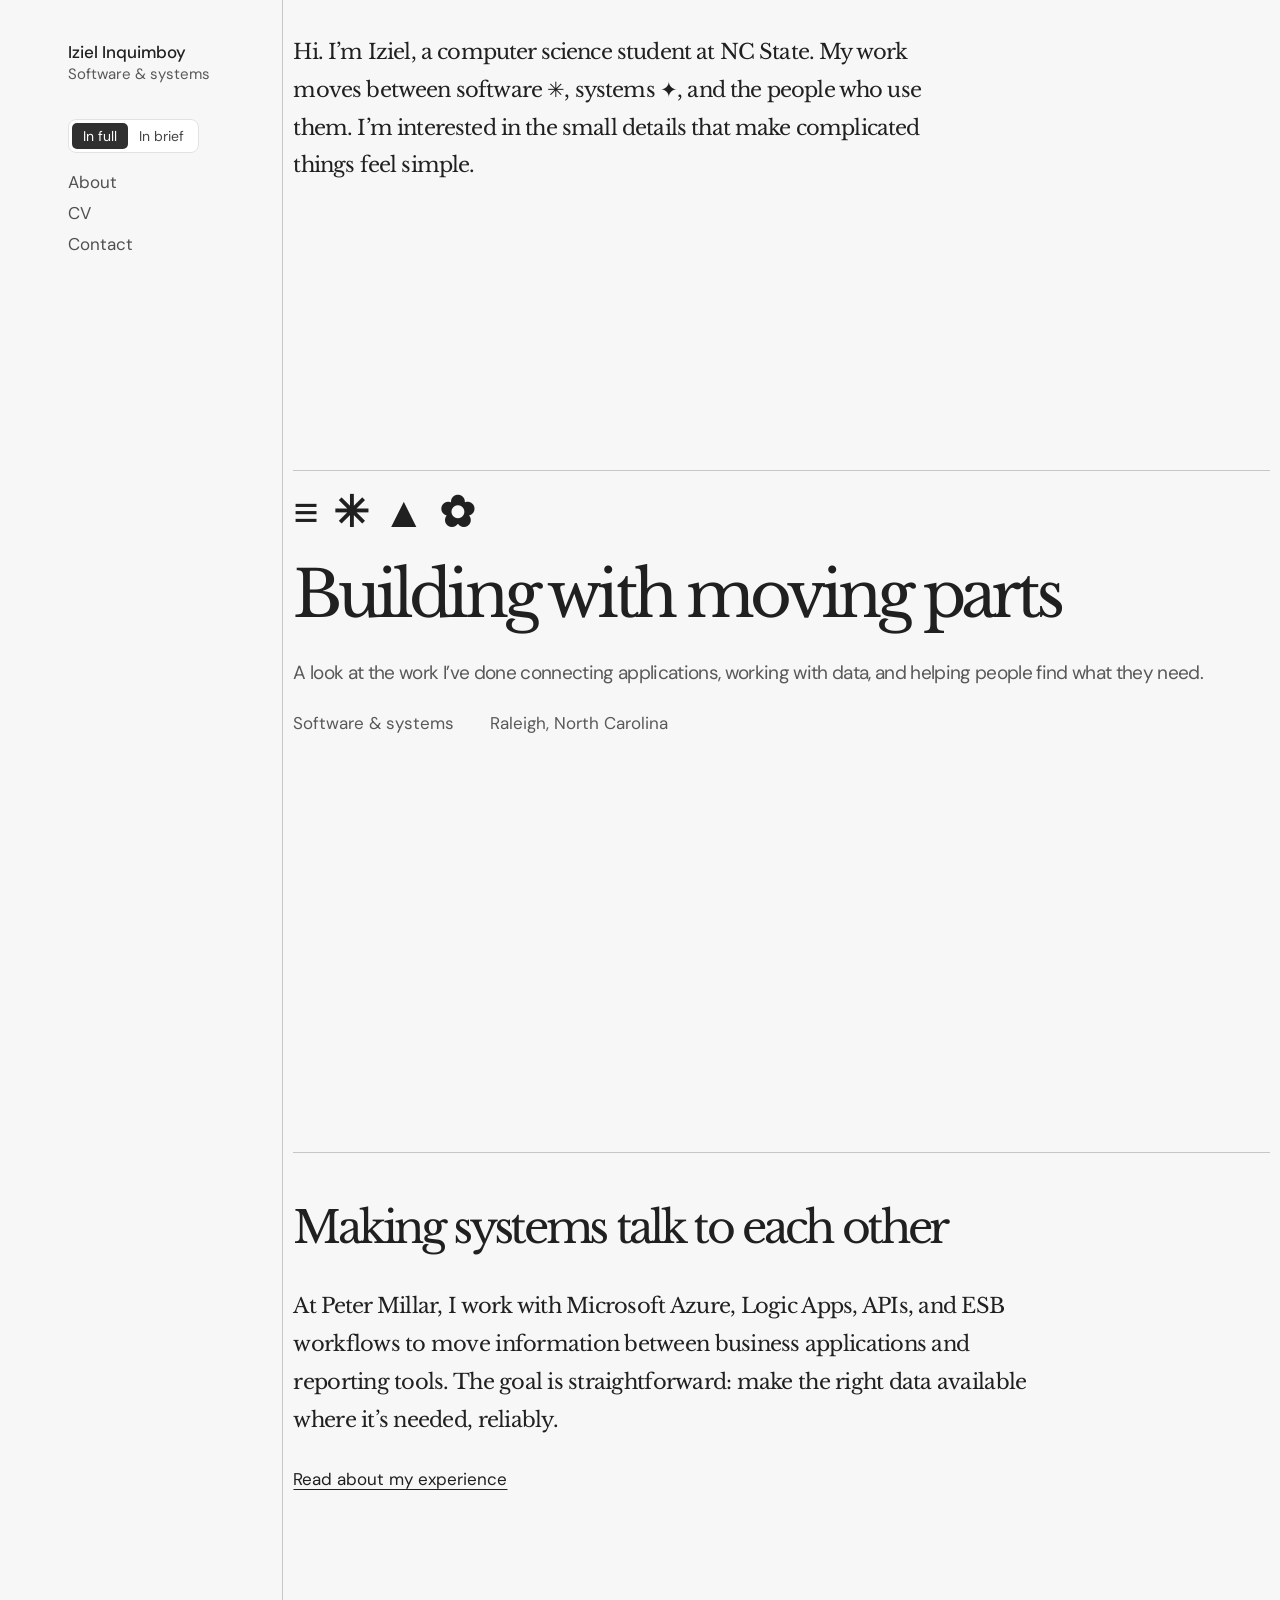
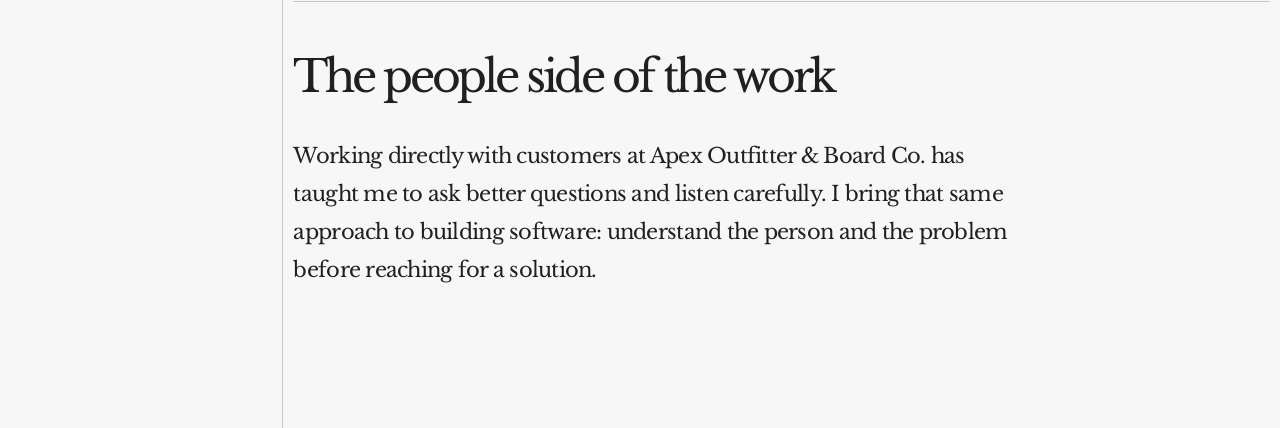
<file: index.html>
<!DOCTYPE html>
<html lang="en">
<head>
  <meta charset="UTF-8">
  <meta name="viewport" content="width=device-width, initial-scale=1.0">
  <title>Iziel Inquimboy — Software &amp; systems</title>
  <link rel="icon" type="image/svg+xml" href="favicon.svg">
  <link rel="preconnect" href="https://fonts.googleapis.com">
  <link rel="preconnect" href="https://fonts.gstatic.com" crossorigin>
  <link href="https://fonts.googleapis.com/css2?family=DM+Sans:wght@400;500;600&family=Libre+Baskerville:ital,wght@0,400;0,700;1,400&display=swap" rel="stylesheet">
  <link rel="stylesheet" href="style.css">
</head>
<body>
  <div class="site-layout">
    <aside class="sidebar">
      <nav aria-label="Main navigation">
        <a class="site-name" href="index.html">Iziel Inquimboy<span>Software &amp; systems</span></a>
        <div class="view-switch" aria-label="Portfolio views">
          <a class="selected" aria-current="page" href="index.html">In full</a><a href="brief.html">In brief</a>
        </div>
        <div class="page-links">
          <a href="about.html">About</a>
          <a href="cv.html">CV</a>
          <a href="contact.html">Contact</a>
        </div>
      </nav>
    </aside>

    <main class="main-content home-page">
      <p class="opening-copy">Hi. I’m Iziel, a computer science student at NC State. My work moves between software <span aria-hidden="true">✳︎</span>, systems <span aria-hidden="true">✦︎</span>, and the people who use them. I’m interested in the small details that make complicated things feel simple.</p>

      <header class="feature-header">
        <div class="symbols" aria-hidden="true">≡ ✳︎ ▲︎ ✿︎</div>
        <h1>Building with moving parts</h1>
        <p class="feature-summary">A look at the work I’ve done connecting applications, working with data, and helping people find what they need.</p>
        <div class="feature-meta"><span>Software &amp; systems</span><span>Raleigh, North Carolina</span></div>
      </header>

      <section class="story-section" aria-labelledby="recent-work">
        <h2 id="recent-work">Making systems talk to each other</h2>
        <p class="story-copy">At Peter Millar, I work with Microsoft Azure, Logic Apps, APIs, and ESB workflows to move information between business applications and reporting tools. The goal is straightforward: make the right data available where it’s needed, reliably.</p>
        <a class="text-link" href="cv.html">Read about my experience</a>
      </section>

      <section class="story-section" aria-labelledby="people-first">
        <h2 id="people-first">The people side of the work</h2>
        <p class="story-copy">Working directly with customers at Apex Outfitter &amp; Board Co. has taught me to ask better questions and listen carefully. I bring that same approach to building software: understand the person and the problem before reaching for a solution.</p>
      </section>
    </main>
  </div>
</body>
</html>
</file>
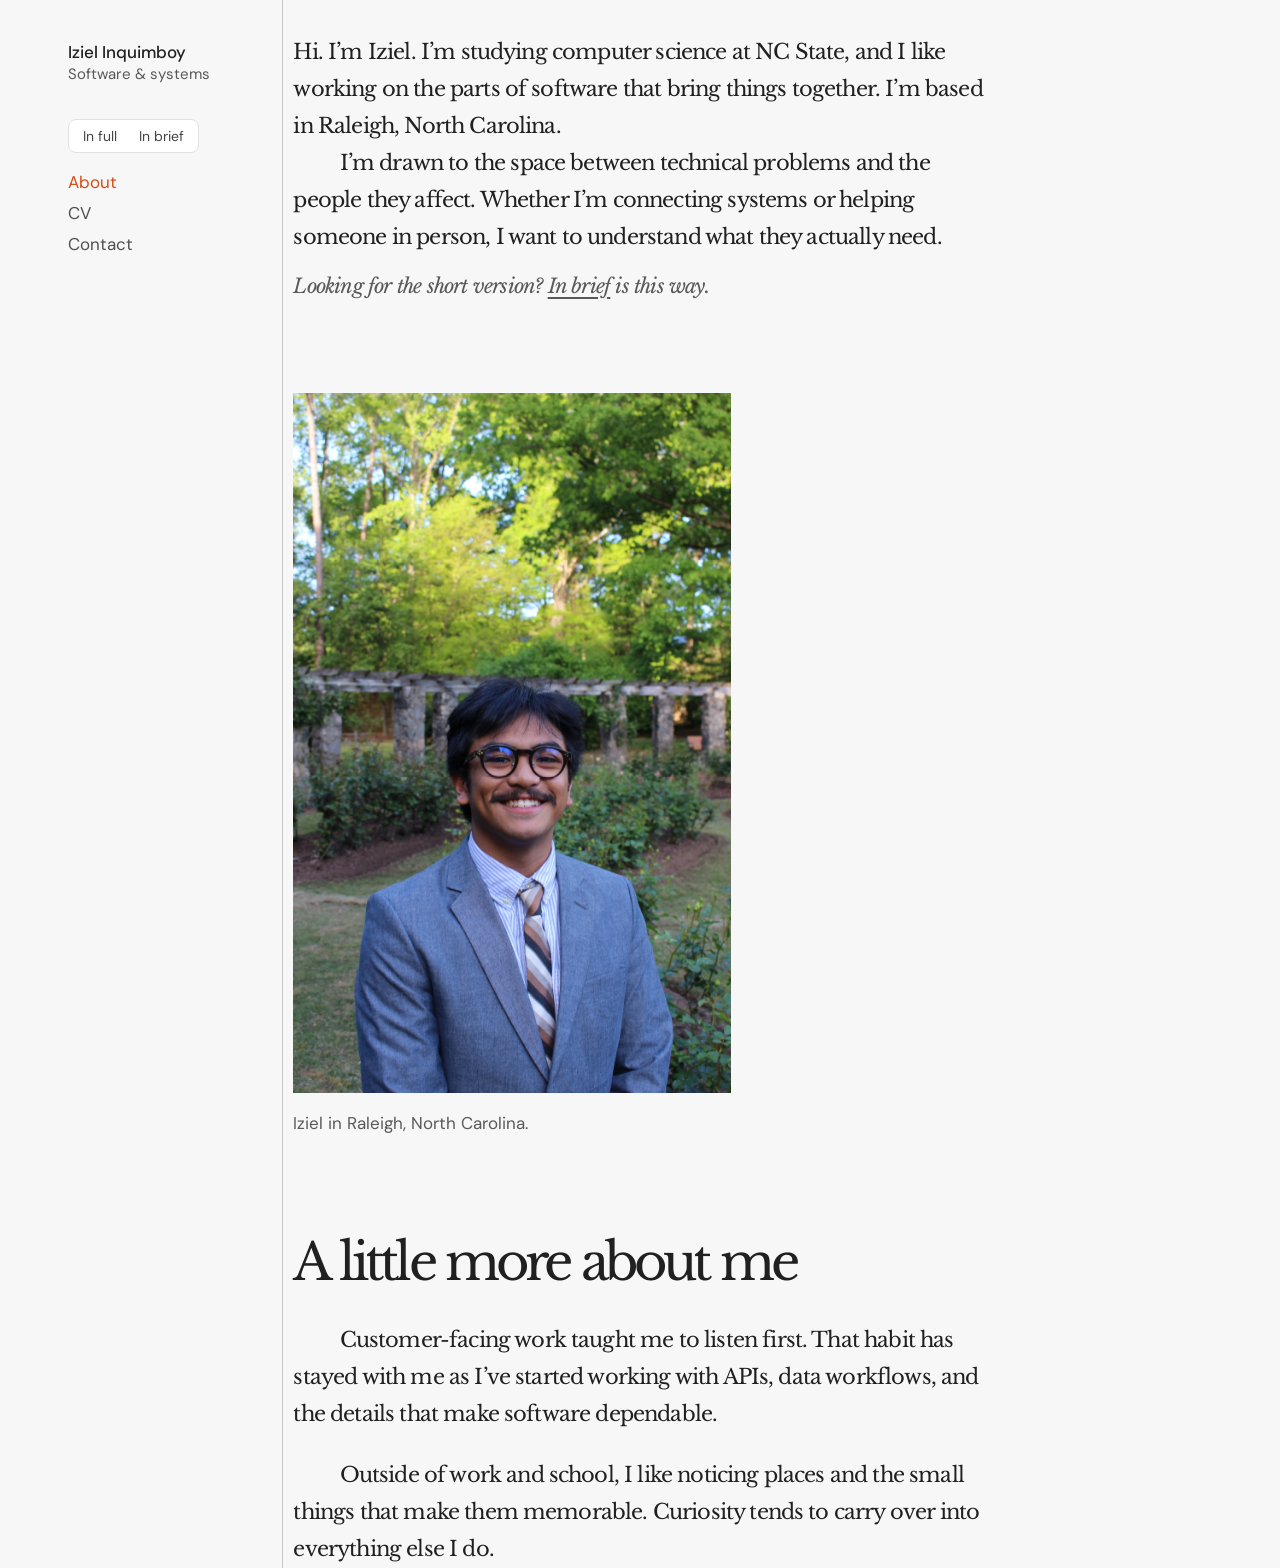
<file: about.html>
<!DOCTYPE html>
<html lang="en">
<head>
  <meta charset="UTF-8">
  <meta name="viewport" content="width=device-width, initial-scale=1.0">
  <title>About — Iziel Inquimboy</title>
  <link rel="icon" type="image/svg+xml" href="favicon.svg">
  <link rel="preconnect" href="https://fonts.googleapis.com">
  <link rel="preconnect" href="https://fonts.gstatic.com" crossorigin>
  <link href="https://fonts.googleapis.com/css2?family=DM+Sans:wght@400;500;600&family=Libre+Baskerville:ital,wght@0,400;0,700;1,400&display=swap" rel="stylesheet">
  <link rel="stylesheet" href="style.css">
</head>
<body>
  <div class="site-layout">
    <aside class="sidebar"><nav aria-label="Main navigation">
      <a class="site-name" href="index.html">Iziel Inquimboy<span>Software &amp; systems</span></a>
      <div class="view-switch" aria-label="Portfolio views"><a href="index.html">In full</a><a href="brief.html">In brief</a></div>
      <div class="page-links"><a href="about.html" aria-current="page">About</a><a href="cv.html">CV</a><a href="contact.html">Contact</a></div>
    </nav></aside>
    <main class="main-content prose-page about-page">
      <p class="lead">Hi. I’m Iziel. I’m studying computer science at NC State, and I like working on the parts of software that bring things together. I’m based in Raleigh, North Carolina.</p>
      <p class="lead indented">I’m drawn to the space between technical problems and the people they affect. Whether I’m connecting systems or helping someone in person, I want to understand what they actually need.</p>
      <p class="aside-note">Looking for the short version? <a href="brief.html">In brief</a> is this way.</p>

      <figure class="portrait">
        <div class="portrait-frame"><img src="images/portrait-upright.jpg" alt="Iziel Inquimboy smiling outdoors in a suit"></div>
        <figcaption>Iziel in Raleigh, North Carolina.</figcaption>
      </figure>

      <section class="prose-section" aria-labelledby="more-about-me">
        <h2 id="more-about-me">A little more about me</h2>
        <p class="prose indented">Customer-facing work taught me to listen first. That habit has stayed with me as I’ve started working with APIs, data workflows, and the details that make software dependable.</p>
        <p class="prose indented">Outside of work and school, I like noticing places and the small things that make them memorable. Curiosity tends to carry over into everything else I do.</p>
      </section>
    </main>
  </div>
</body>
</html>
</file>
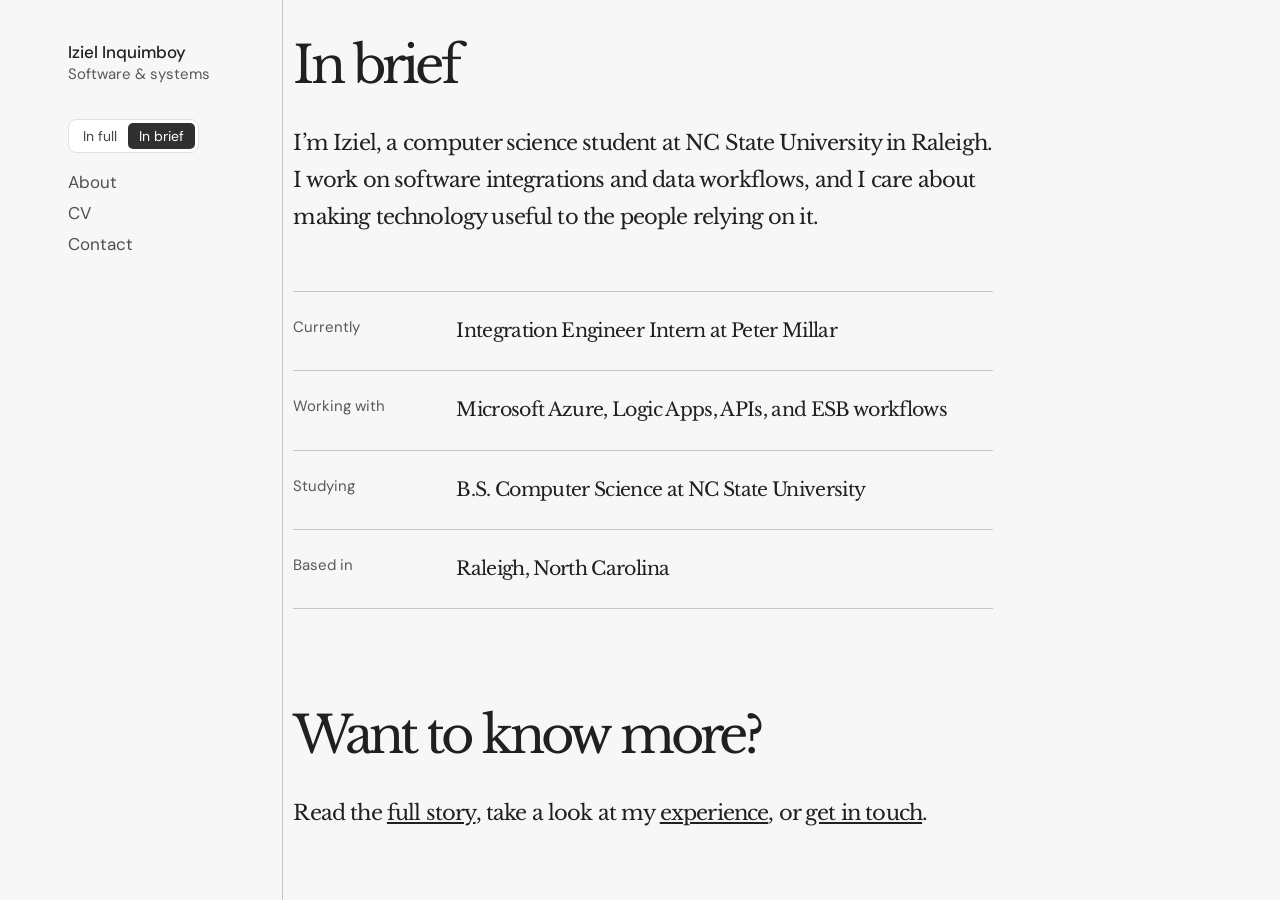
<file: brief.html>
<!DOCTYPE html>
<html lang="en">
<head>
  <meta charset="UTF-8">
  <meta name="viewport" content="width=device-width, initial-scale=1.0">
  <title>In brief — Iziel Inquimboy</title>
  <link rel="icon" type="image/svg+xml" href="favicon.svg">
  <link rel="preconnect" href="https://fonts.googleapis.com">
  <link rel="preconnect" href="https://fonts.gstatic.com" crossorigin>
  <link href="https://fonts.googleapis.com/css2?family=DM+Sans:wght@400;500;600&family=Libre+Baskerville:ital,wght@0,400;0,700;1,400&display=swap" rel="stylesheet">
  <link rel="stylesheet" href="style.css">
</head>
<body>
  <div class="site-layout">
    <aside class="sidebar"><nav aria-label="Main navigation">
      <a class="site-name" href="index.html">Iziel Inquimboy<span>Software &amp; systems</span></a>
      <div class="view-switch" aria-label="Portfolio views"><a href="index.html">In full</a><a class="selected" aria-current="page" href="brief.html">In brief</a></div>
      <div class="page-links"><a href="about.html">About</a><a href="cv.html">CV</a><a href="contact.html">Contact</a></div>
    </nav></aside>
    <main class="main-content prose-page brief-page">
      <section class="prose-section" aria-labelledby="brief-title">
        <h1 id="brief-title">In brief</h1>
        <p class="prose">I’m Iziel, a computer science student at NC State University in Raleigh. I work on software integrations and data workflows, and I care about making technology useful to the people relying on it.</p>
        <ul class="brief-list">
          <li><strong>Currently</strong><span>Integration Engineer Intern at Peter Millar</span></li>
          <li><strong>Working with</strong><span>Microsoft Azure, Logic Apps, APIs, and ESB workflows</span></li>
          <li><strong>Studying</strong><span>B.S. Computer Science at NC State University</span></li>
          <li><strong>Based in</strong><span>Raleigh, North Carolina</span></li>
        </ul>
      </section>
      <section class="prose-section" aria-labelledby="next-title">
        <h2 id="next-title">Want to know more?</h2>
        <p class="prose">Read the <a href="index.html">full story</a>, take a look at my <a href="cv.html">experience</a>, or <a href="contact.html">get in touch</a>.</p>
      </section>
    </main>
  </div>
</body>
</html>
</file>
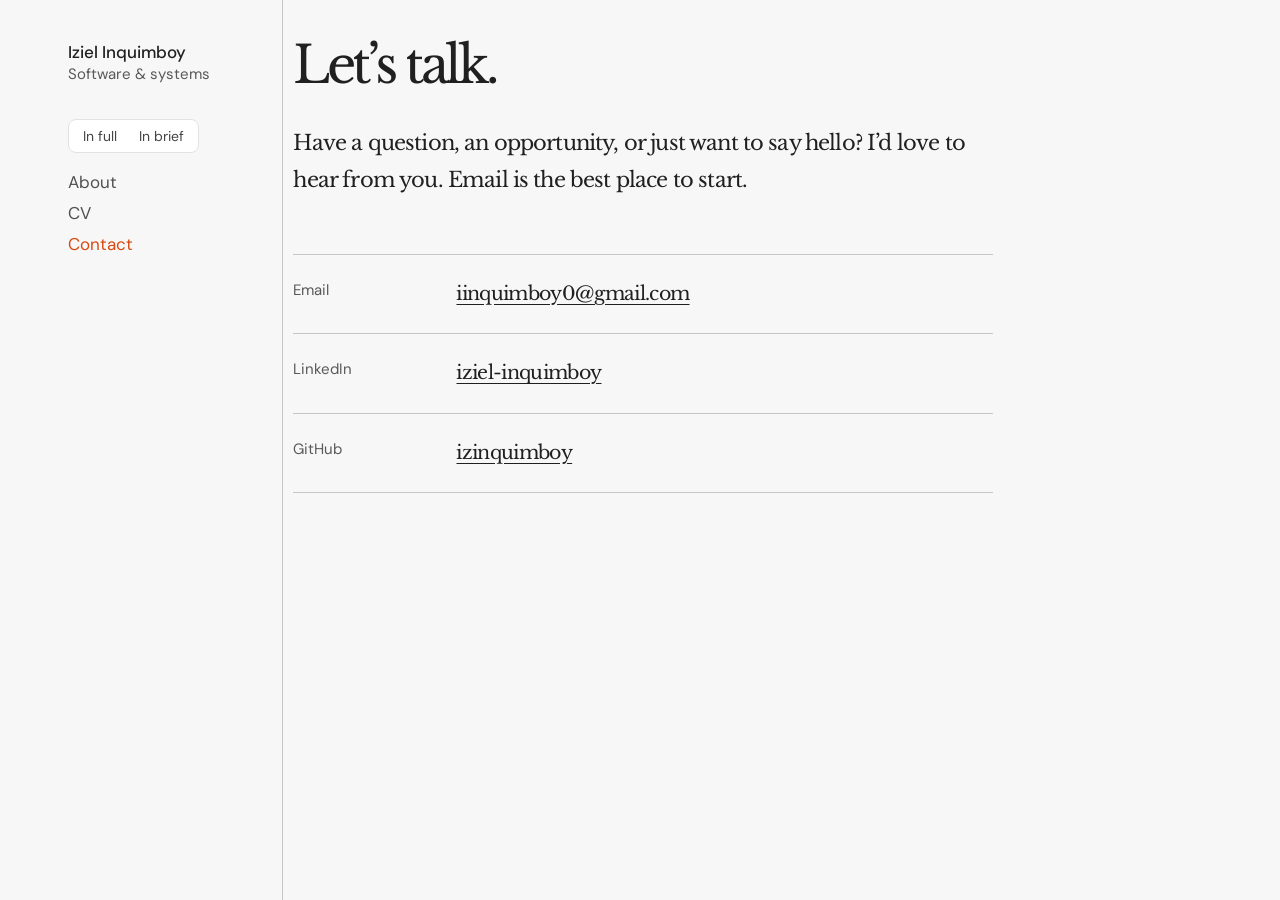
<file: contact.html>
<!DOCTYPE html>
<html lang="en">
<head>
  <meta charset="UTF-8">
  <meta name="viewport" content="width=device-width, initial-scale=1.0">
  <title>Contact — Iziel Inquimboy</title>
  <link rel="icon" type="image/svg+xml" href="favicon.svg">
  <link rel="preconnect" href="https://fonts.googleapis.com">
  <link rel="preconnect" href="https://fonts.gstatic.com" crossorigin>
  <link href="https://fonts.googleapis.com/css2?family=DM+Sans:wght@400;500;600&family=Libre+Baskerville:ital,wght@0,400;0,700;1,400&display=swap" rel="stylesheet">
  <link rel="stylesheet" href="style.css">
</head>
<body>
  <div class="site-layout">
    <aside class="sidebar"><nav aria-label="Main navigation">
      <a class="site-name" href="index.html">Iziel Inquimboy<span>Software &amp; systems</span></a>
      <div class="view-switch" aria-label="Portfolio views"><a href="index.html">In full</a><a href="brief.html">In brief</a></div>
      <div class="page-links"><a href="about.html">About</a><a href="cv.html">CV</a><a href="contact.html" aria-current="page">Contact</a></div>
    </nav></aside>
    <main class="main-content prose-page contact-page">
      <section class="prose-section" aria-labelledby="contact-title">
        <h1 id="contact-title">Let’s talk.</h1>
        <p class="prose">Have a question, an opportunity, or just want to say hello? I’d love to hear from you. Email is the best place to start.</p>
        <div class="contact-list">
          <div class="contact-row"><span class="label">Email</span><a href="mailto:iinquimboy0@gmail.com">iinquimboy0@gmail.com</a></div>
          <div class="contact-row"><span class="label">LinkedIn</span><a href="https://www.linkedin.com/in/iziel-inquimboy" target="_blank" rel="noopener noreferrer">iziel-inquimboy</a></div>
          <div class="contact-row"><span class="label">GitHub</span><a href="https://github.com/izinquimboy" target="_blank" rel="noopener noreferrer">izinquimboy</a></div>
        </div>
      </section>
    </main>
  </div>
</body>
</html>
</file>
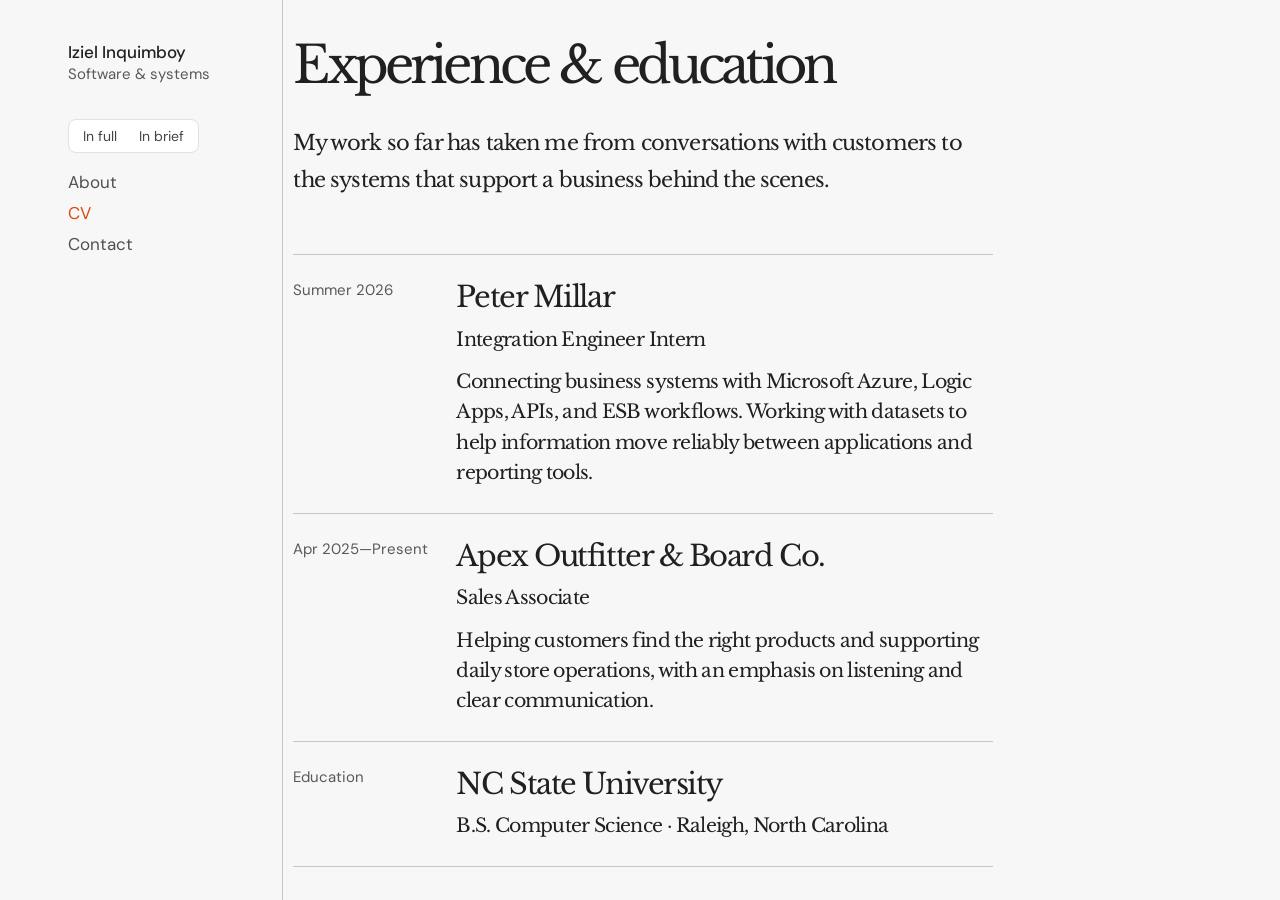
<file: cv.html>
<!DOCTYPE html>
<html lang="en">
<head>
  <meta charset="UTF-8">
  <meta name="viewport" content="width=device-width, initial-scale=1.0">
  <title>CV — Iziel Inquimboy</title>
  <link rel="icon" type="image/svg+xml" href="favicon.svg">
  <link rel="preconnect" href="https://fonts.googleapis.com">
  <link rel="preconnect" href="https://fonts.gstatic.com" crossorigin>
  <link href="https://fonts.googleapis.com/css2?family=DM+Sans:wght@400;500;600&family=Libre+Baskerville:ital,wght@0,400;0,700;1,400&display=swap" rel="stylesheet">
  <link rel="stylesheet" href="style.css">
</head>
<body>
  <div class="site-layout">
    <aside class="sidebar"><nav aria-label="Main navigation">
      <a class="site-name" href="index.html">Iziel Inquimboy<span>Software &amp; systems</span></a>
      <div class="view-switch" aria-label="Portfolio views"><a href="index.html">In full</a><a href="brief.html">In brief</a></div>
      <div class="page-links"><a href="about.html">About</a><a href="cv.html" aria-current="page">CV</a><a href="contact.html">Contact</a></div>
    </nav></aside>
    <main class="main-content prose-page cv-page">
      <section class="prose-section" aria-labelledby="cv-title">
        <h1 id="cv-title">Experience &amp; education</h1>
        <p class="prose">My work so far has taken me from conversations with customers to the systems that support a business behind the scenes.</p>
        <div class="cv-list">
          <article class="cv-entry"><span class="label">Summer 2026</span><div class="detail"><h2>Peter Millar</h2><p>Integration Engineer Intern</p><p>Connecting business systems with Microsoft Azure, Logic Apps, APIs, and ESB workflows. Working with datasets to help information move reliably between applications and reporting tools.</p></div></article>
          <article class="cv-entry"><span class="label">Apr 2025—Present</span><div class="detail"><h2>Apex Outfitter &amp; Board Co.</h2><p>Sales Associate</p><p>Helping customers find the right products and supporting daily store operations, with an emphasis on listening and clear communication.</p></div></article>
          <article class="cv-entry"><span class="label">Education</span><div class="detail"><h2>NC State University</h2><p>B.S. Computer Science · Raleigh, North Carolina</p></div></article>
        </div>
      </section>
    </main>
  </div>
</body>
</html>
</file>
<file: style.css>
*,*::before,*::after{box-sizing:border-box}
:root{--paper:#f7f7f7;--ink:#202020;--muted:#595959;--line:#c6c6c6;--accent:#d94a10;--serif:'Libre Baskerville',Georgia,serif;--sans:'DM Sans',Arial,sans-serif}
html{scroll-behavior:smooth}
body{margin:0;background:var(--paper);color:var(--ink);-webkit-font-smoothing:antialiased}
::selection{background:#e7cebc}
a{color:inherit}
a:focus-visible{outline:2px solid var(--accent);outline-offset:4px}
.site-layout{display:grid;grid-template-columns:215px minmax(0,1fr);margin-left:clamp(26px,5.35vw,108px);min-height:100vh}
.sidebar{border-right:1px solid var(--line);font-family:var(--sans)}
.sidebar nav{position:sticky;top:0;padding:41px 22px 30px 0}
.site-name{display:block;width:max-content;max-width:100%;font-size:17px;line-height:1.3;font-weight:500;text-decoration:none}
.site-name span{display:block;margin-top:2px;color:var(--muted);font-size:15px;font-weight:400}
.view-switch{display:flex;width:max-content;margin-top:34px;padding:3px;border:1px solid #e2e2e2;border-radius:8px;background:#fff;font-size:14px;white-space:nowrap}
.view-switch a{padding:4px 11px;border-radius:5px;text-decoration:none;color:#444;line-height:1.3}
.view-switch a.selected{background:#303030;color:#fff}
.view-switch a:not(.selected):hover{color:var(--accent)}
.page-links{display:flex;flex-direction:column;align-items:flex-start;gap:8px;margin-top:18px;font-size:17px}
.page-links a{text-decoration:none;color:#505050;line-height:1.35}
.page-links a:hover,.page-links a[aria-current="page"]{color:var(--accent)}
.main-content{width:min(100%,1368px);padding:34px 10px 0 10px}
.opening-copy{max-width:680px;margin:0;font:400 21px/1.78 var(--serif);letter-spacing:-.04em}
.feature-header{margin-top:285px;min-height:682px;padding-top:16px;border-top:1px solid var(--line)}
.symbols,.opening-copy [aria-hidden="true"]{font-family:Arial,Helvetica,sans-serif}
.symbols{font-size:43px;line-height:1.2;letter-spacing:1px;font-weight:600}
h1,h2,h3,p{overflow-wrap:break-word}
h1,h2{font-family:var(--serif);font-weight:400;letter-spacing:-.075em}
.feature-header h1{margin:20px 0 27px;font-size:clamp(58px,5vw,92px);line-height:1.16;white-space:nowrap}
.feature-summary{max-width:920px;margin:0;font:400 clamp(19px,1.38vw,24px)/1.5 var(--sans);color:var(--muted);letter-spacing:-.035em}
.feature-meta{display:flex;gap:36px;margin-top:24px;font:400 17px/1.4 var(--sans);color:var(--muted)}
.story-section{padding:48px 0 110px;border-top:1px solid var(--line)}
.story-section h2{max-width:1050px;margin:0 0 35px;font-size:clamp(42px,3.45vw,64px);line-height:1.2}
.story-copy{max-width:735px;margin:0 0 28px;font:400 21px/1.8 var(--serif);letter-spacing:-.035em}
.text-link{font:400 17px/1.4 var(--sans);text-underline-offset:4px}
.text-link:hover{color:var(--accent)}

/* The quieter, text-led pages share the same sidebar and reading column. */
.prose-page{max-width:720px}
.prose-page .lead,.prose-page .prose{margin:0;font:400 21px/1.76 var(--serif);letter-spacing:-.04em}
.prose-page .indented{text-indent:2.2em}
.prose-page .aside-note{margin:13px 0 0;font:italic 20px/1.7 var(--serif);color:var(--muted);letter-spacing:-.04em}
.prose-page .aside-note a{text-underline-offset:4px}
.portrait{width:min(438px,100%);margin:90px 0 0}
.portrait-frame{aspect-ratio:438/700;overflow:hidden}
.portrait img{display:block;width:100%;height:100%;object-fit:cover;object-position:center 60%;transform:scale(1.1) translateY(-2%)}
.portrait figcaption{margin-top:18px;font:400 17px/1.5 var(--sans);color:var(--muted)}
.prose-section{margin-top:95px}
.prose-section h1,.prose-section h2{margin:0 0 28px;font-size:clamp(43px,4vw,64px);line-height:1.23}
.prose-section .prose+.prose{margin-top:24px}
.brief-page .prose-section:first-child,.cv-page .prose-section:first-child,.contact-page .prose-section:first-child{margin-top:0}
.brief-list{margin:55px 0 0;padding:0;list-style:none;border-top:1px solid var(--line)}
.brief-list li,.cv-entry,.contact-row{display:grid;grid-template-columns:145px minmax(0,1fr);gap:18px;padding:24px 0;border-bottom:1px solid var(--line)}
.brief-list strong,.cv-entry .label,.contact-row .label{font:400 15px/1.5 var(--sans);color:var(--muted)}
.brief-list span,.cv-entry .detail,.contact-row a{font:400 19px/1.6 var(--serif);letter-spacing:-.035em}
.cv-list,.contact-list{margin-top:55px;border-top:1px solid var(--line)}
.cv-entry h2{margin:0 0 8px;font:400 29px/1.3 var(--serif);letter-spacing:-.05em}
.cv-entry p{margin:0 0 12px}.cv-entry p:last-child{margin-bottom:0}
.contact-row a{text-decoration:underline;text-underline-offset:4px;overflow-wrap:anywhere}.contact-row a:hover{color:var(--accent)}

@media(max-width:1150px){
  .feature-header h1{white-space:normal}
  .feature-header{min-height:600px}
}
@media(max-width:700px){
  .site-layout{display:block;margin:0 22px}
  .sidebar{border-right:0;border-bottom:1px solid var(--line)}
  .sidebar nav{position:static;padding:22px 0 19px}
  .view-switch{margin-top:20px}
  .page-links{flex-direction:row;gap:22px;margin-top:17px}
  .main-content{padding:26px 0 0}
  .opening-copy,.prose-page .lead,.prose-page .prose{font-size:18px;line-height:1.7}
  .feature-header{margin-top:110px;min-height:530px}
  .symbols{font-size:32px}
  .feature-header h1{font-size:clamp(48px,10vw,72px);line-height:1.15}
  .feature-summary{font-size:18px}
  .feature-meta{flex-wrap:wrap;gap:5px 22px;font-size:14px}
  .story-section{padding:35px 0 80px}
  .story-section h2{font-size:clamp(40px,8vw,58px)}
  .story-copy{font-size:18px}
  .portrait{margin-top:55px}
  .prose-section{margin-top:70px}
  .prose-page .aside-note{font-size:18px}
}
@media(max-width:480px){
  .site-layout{margin:0 18px}
  .feature-header{min-height:500px}
  .feature-header h1{font-size:clamp(43px,11vw,55px)}
  .brief-list li,.cv-entry,.contact-row{grid-template-columns:1fr;gap:6px}
}
</file>
